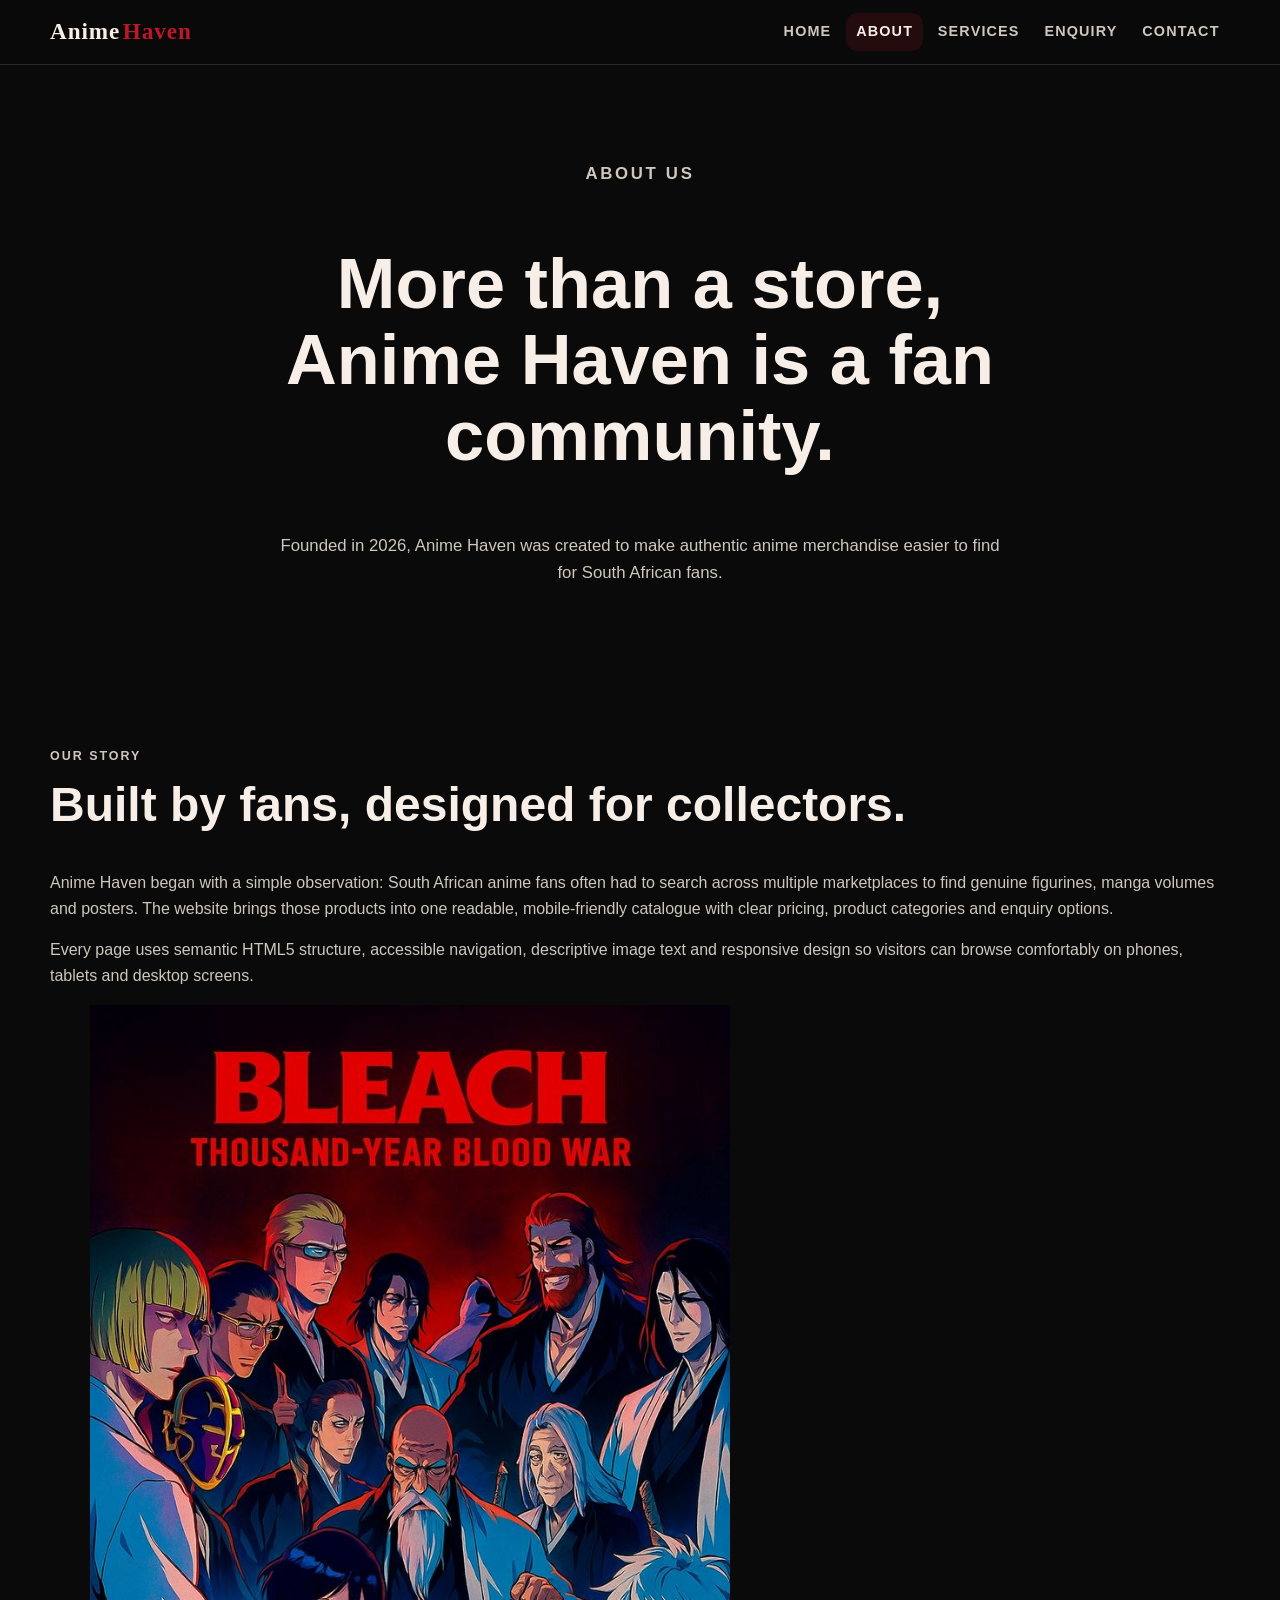
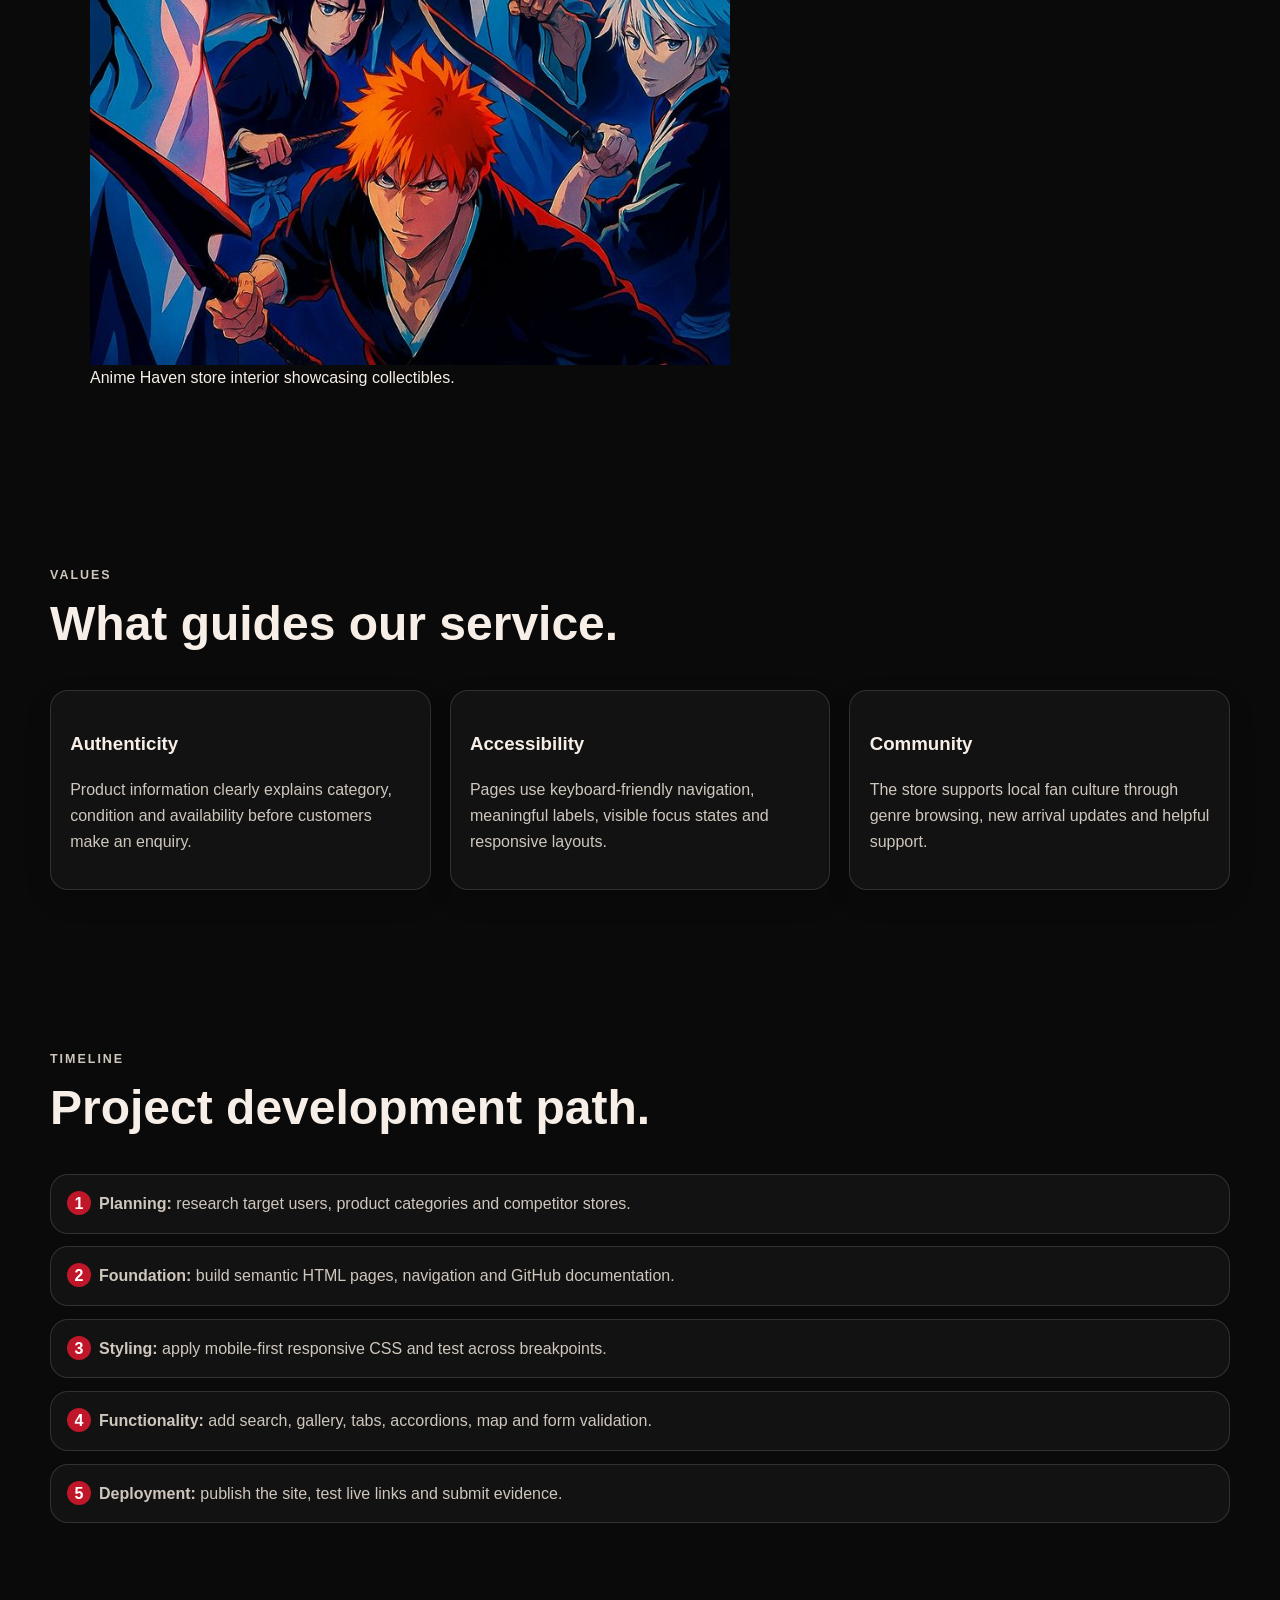
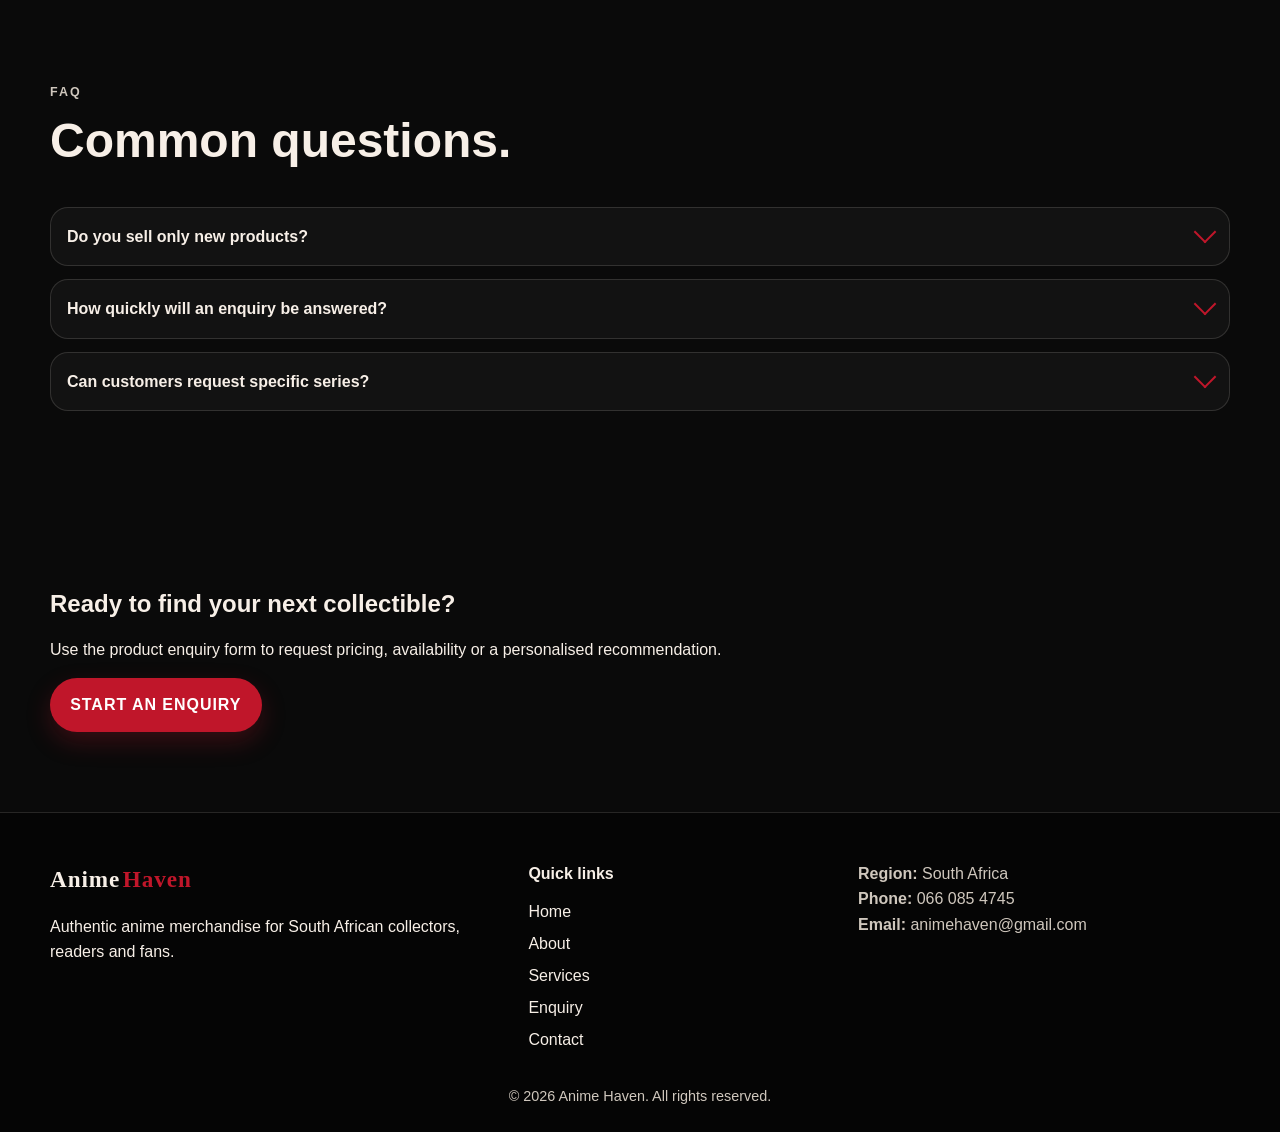
<file: about.html>
<!DOCTYPE html>
<html lang="en-ZA">
<head>
  <meta charset="UTF-8">
  <meta name="viewport" content="width=device-width, initial-scale=1.0">
  <meta name="description" content="Learn about Anime Haven, a South African anime retail store founded by fans to provide authentic merchandise and community-focused service.">
  <meta name="keywords" content="Anime Haven about, anime store South Africa, anime community, Japanese pop culture merchandise">
  <meta name="author" content="WEDE5020 Student">
  <meta name="robots" content="index, follow">
  <link rel="canonical" href="about.html">
  <link rel="icon" href="images/-- figure Naruto_.jpg.jpeg" type="image/jpeg">
  <link rel="stylesheet" href="css/style.css">
  <title>About Anime Haven | South African Anime Store</title>
</head>
<body>
  <a class="skip-link" href="#main-content">Skip to main content</a>

  <!-- Header and primary navigation -->
  <header class="site-header">
    <nav class="navbar container" aria-label="Primary navigation">
      <a class="logo" href="index.html" aria-label="Anime Haven home">
        <span>Anime</span><span>Haven</span>
      </a>
      <button class="menu-toggle" type="button" aria-controls="primary-menu" aria-expanded="false">
        <span class="sr-only">Toggle navigation menu</span>
        <span></span><span></span><span></span>
      </button>
      <ul class="nav-links" id="primary-menu">
        <li><a href="index.html">Home</a></li>
        <li><a class="active" href="about.html">About</a></li>
        <li><a href="services.html">Services</a></li>
        <li><a href="enquiry.html">Enquiry</a></li>
        <li><a href="contact.html">Contact</a></li>
      </ul>
    </nav>
  </header>

  <main id="main-content">
    <!-- Page heading -->
    <section class="page-hero container" aria-labelledby="about-title">
      <p class="section-kicker">About us</p>
      <h1 id="about-title">More than a store, Anime Haven is a fan community.</h1>
      <p>Founded in 2026, Anime Haven was created to make authentic anime merchandise easier to find for South African fans.</p>
    </section>

    <!-- Story section -->
    <section class="section container" aria-labelledby="story-title">
      <div class="split-grid">
        <div>
          <p class="section-kicker">Our story</p>
          <h2 id="story-title">Built by fans, designed for collectors.</h2>
          <p>Anime Haven began with a simple observation: South African anime fans often had to search across multiple marketplaces to find genuine figurines, manga volumes and posters. The website brings those products into one readable, mobile-friendly catalogue with clear pricing, product categories and enquiry options.</p>
          <p>Every page uses semantic HTML5 structure, accessible navigation, descriptive image text and responsive design so visitors can browse comfortably on phones, tablets and desktop screens.</p>
        </div>
        <figure>
          <img src="images/bleach.jpg.jpeg" srcset="images/bleach.jpg.jpeg 1x, images/bleach.jpg.jpeg 2x" width="640" height="420" alt="Anime Haven store interior with collectible displays">
          <figcaption>Anime Haven store interior showcasing collectibles.</figcaption>
        </figure>
      </div>
    </section>

    <!-- Values section -->
    <section class="section container" aria-labelledby="values-title">
      <p class="section-kicker">Values</p>
      <h2 id="values-title">What guides our service.</h2>
      <div class="value-grid">
        <article class="info-card">
          <h3>Authenticity</h3>
          <p>Product information clearly explains category, condition and availability before customers make an enquiry.</p>
        </article>
        <article class="info-card">
          <h3>Accessibility</h3>
          <p>Pages use keyboard-friendly navigation, meaningful labels, visible focus states and responsive layouts.</p>
        </article>
        <article class="info-card">
          <h3>Community</h3>
          <p>The store supports local fan culture through genre browsing, new arrival updates and helpful support.</p>
        </article>
      </div>
    </section>

    <!-- Timeline section -->
    <section class="section container" aria-labelledby="timeline-title">
      <p class="section-kicker">Timeline</p>
      <h2 id="timeline-title">Project development path.</h2>
      <ol class="timeline">
        <li><strong>Planning:</strong> research target users, product categories and competitor stores.</li>
        <li><strong>Foundation:</strong> build semantic HTML pages, navigation and GitHub documentation.</li>
        <li><strong>Styling:</strong> apply mobile-first responsive CSS and test across breakpoints.</li>
        <li><strong>Functionality:</strong> add search, gallery, tabs, accordions, map and form validation.</li>
        <li><strong>Deployment:</strong> publish the site, test live links and submit evidence.</li>
      </ol>
    </section>

    <!-- Accordion section -->
    <section class="section container" aria-labelledby="faq-title">
      <p class="section-kicker">FAQ</p>
      <h2 id="faq-title">Common questions.</h2>
      <div class="accordion" data-accordion>
        <div class="accordion-item">
          <button class="accordion-trigger" type="button" aria-expanded="false" aria-controls="faq-panel-1">
            <span>Do you sell only new products?</span>
            <span class="accordion-icon" aria-hidden="true"></span>
          </button>
          <div class="accordion-panel" id="faq-panel-1" hidden>
            <p>The catalogue can include new and limited-edition products. Each enquiry confirms condition and availability.</p>
          </div>
        </div>
        <div class="accordion-item">
          <button class="accordion-trigger" type="button" aria-expanded="false" aria-controls="faq-panel-2">
            <span>How quickly will an enquiry be answered?</span>
            <span class="accordion-icon" aria-hidden="true"></span>
          </button>
          <div class="accordion-panel" id="faq-panel-2" hidden>
            <p>The website target is to respond to valid enquiries within 24 hours.</p>
          </div>
        </div>
        <div class="accordion-item">
          <button class="accordion-trigger" type="button" aria-expanded="false" aria-controls="faq-panel-3">
            <span>Can customers request specific series?</span>
            <span class="accordion-icon" aria-hidden="true"></span>
          </button>
          <div class="accordion-panel" id="faq-panel-3" hidden>
            <p>Yes. The enquiry form includes product interest, date and message fields for special requests.</p>
          </div>
        </div>
      </div>
    </section>

    <section class="cta-section container" aria-labelledby="cta-title">
      <h2 id="cta-title">Ready to find your next collectible?</h2>
      <p>Use the product enquiry form to request pricing, availability or a personalised recommendation.</p>
      <a class="btn btn-primary" href="enquiry.html">Start an enquiry</a>
    </section>
  </main>

  <!-- Footer with internal links -->
  <footer class="site-footer">
    <div class="container footer-grid">
      <div>
        <a class="logo footer-logo" href="index.html">Anime<span>Haven</span></a>
        <p>Authentic anime merchandise for South African collectors, readers and fans.</p>
      </div>
      <nav aria-label="Footer navigation">
        <h2 class="footer-heading">Quick links</h2>
        <ul>
          <li><a href="index.html">Home</a></li>
          <li><a href="about.html">About</a></li>
          <li><a href="services.html">Services</a></li>
          <li><a href="enquiry.html">Enquiry</a></li>
          <li><a href="contact.html">Contact</a></li>
        </ul>
      </nav>
      <address>
        <strong>Region:</strong> South Africa<br>
        <strong>Phone:</strong> 066 085 4745<br>
        <strong>Email:</strong> animehaven@gmail.com
      </address>
    </div>
    <p class="copyright">&copy; 2026 Anime Haven. All rights reserved.</p>
  </footer>

  <script src="js/scripts.js" defer></script>
</body>
</html>
</file>
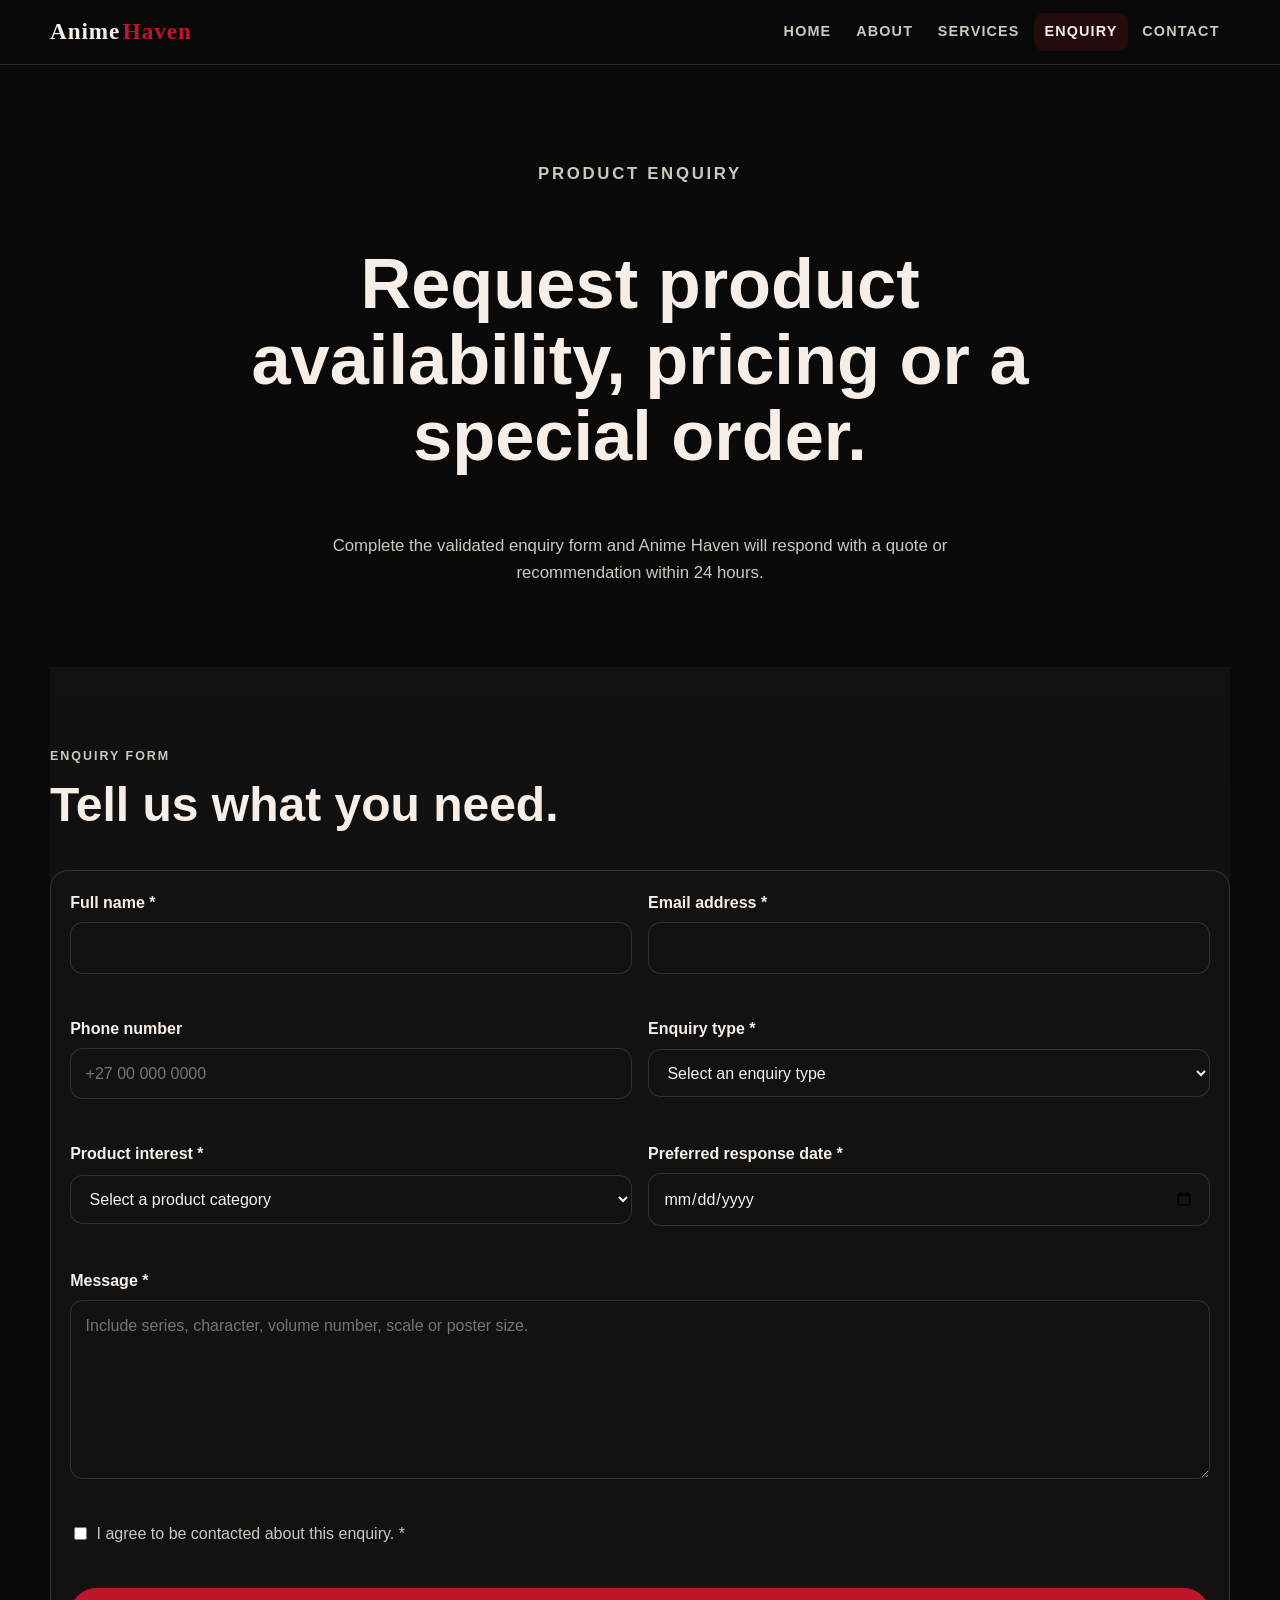
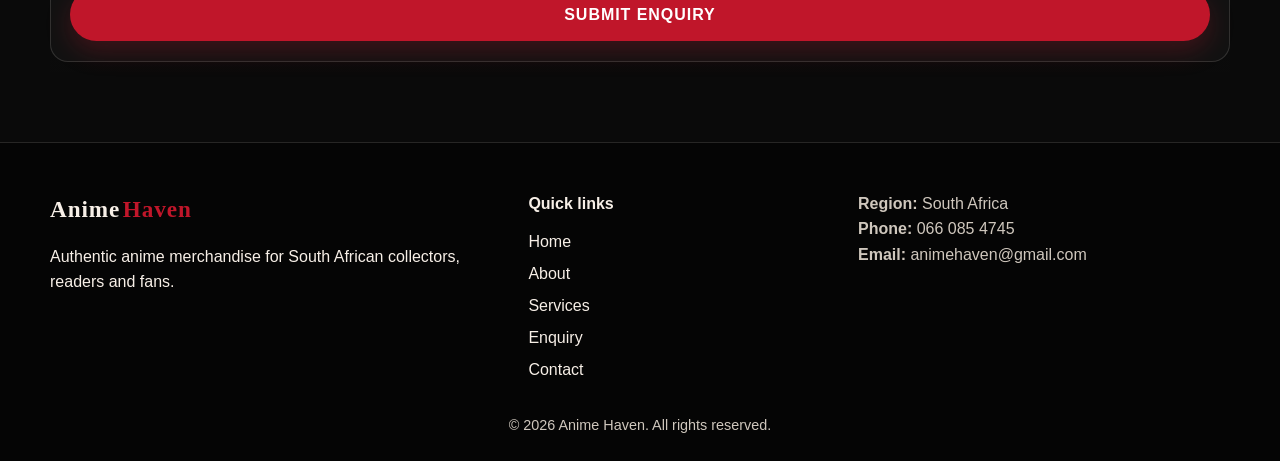
<file: enquiry.html>
<!DOCTYPE html>
<html lang="en-ZA">
<head>
  <meta charset="UTF-8">
  <meta name="viewport" content="width=device-width, initial-scale=1.0">
  <meta name="description" content="Submit a product enquiry to Anime Haven for anime figurines, manga volumes, collector posters, special orders and availability checks.">
  <meta name="keywords" content="anime product enquiry South Africa, anime figurine quote, manga availability, collector poster order">
  <meta name="author" content="WEDE5020 Student">
  <meta name="robots" content="index, follow">
  <link rel="canonical" href="enquiry.html">
  <link rel="icon" href="images/-- figure Naruto_.jpg.jpeg" type="image/jpeg">
  <link rel="stylesheet" href="css/style.css">
  <title>Product Enquiry | Anime Haven</title>
</head>
<body>
  <a class="skip-link" href="#main-content">Skip to main content</a>

  <!-- Header and primary navigation -->
  <header class="site-header">
    <nav class="navbar container" aria-label="Primary navigation">
      <a class="logo" href="index.html" aria-label="Anime Haven home">
        <span>Anime</span><span>Haven</span>
      </a>
      <button class="menu-toggle" type="button" aria-controls="primary-menu" aria-expanded="false">
        <span class="sr-only">Toggle navigation menu</span>
        <span></span><span></span><span></span>
      </button>
      <ul class="nav-links" id="primary-menu">
        <li><a href="index.html">Home</a></li>
        <li><a href="about.html">About</a></li>
        <li><a href="services.html">Services</a></li>
        <li><a class="active" href="enquiry.html">Enquiry</a></li>
        <li><a href="contact.html">Contact</a></li>
      </ul>
    </nav>
  </header>

  <main id="main-content">
    <!-- Page heading -->
    <section class="page-hero container" aria-labelledby="enquiry-title">
      <p class="section-kicker">Product enquiry</p>
      <h1 id="enquiry-title">Request product availability, pricing or a special order.</h1>
      <p>Complete the validated enquiry form and Anime Haven will respond with a quote or recommendation within 24 hours.</p>
    </section>

    <!-- Enquiry form -->
    <section class="section container form-section" aria-labelledby="form-title">
      <p class="section-kicker">Enquiry form</p>
      <h2 id="form-title">Tell us what you need.</h2>
      <form id="enquiry-form" class="validated-form" novalidate>
        <div class="form-grid">
          <div class="form-group">
            <label for="enquiry-name">Full name <span aria-hidden="true">*</span></label>
            <input id="enquiry-name" name="name" type="text" autocomplete="name" required minlength="2" aria-describedby="enquiry-name-error">
            <p class="error-message" id="enquiry-name-error" aria-live="polite"></p>
          </div>
          <div class="form-group">
            <label for="enquiry-email">Email address <span aria-hidden="true">*</span></label>
            <input id="enquiry-email" name="email" type="email" autocomplete="email" required aria-describedby="enquiry-email-error">
            <p class="error-message" id="enquiry-email-error" aria-live="polite"></p>
          </div>
          <div class="form-group">
            <label for="enquiry-phone">Phone number</label>
            <input id="enquiry-phone" name="phone" type="tel" autocomplete="tel" pattern="^\+?[0-9\s-]{7,15}$" placeholder="+27 00 000 0000" aria-describedby="enquiry-phone-error">
            <p class="error-message" id="enquiry-phone-error" aria-live="polite"></p>
          </div>
          <div class="form-group">
            <label for="enquiry-type">Enquiry type <span aria-hidden="true">*</span></label>
            <select id="enquiry-type" name="enquiryType" required aria-describedby="enquiry-type-error">
              <option value="">Select an enquiry type</option>
              <option>Product availability</option>
              <option>Price quote</option>
              <option>Special order</option>
              <option>Delivery question</option>
            </select>
            <p class="error-message" id="enquiry-type-error" aria-live="polite"></p>
          </div>
          <div class="form-group">
            <label for="enquiry-interest">Product interest <span aria-hidden="true">*</span></label>
            <select id="enquiry-interest" name="productInterest" required aria-describedby="enquiry-interest-error">
              <option value="">Select a product category</option>
              <option>Figurines</option>
              <option>Manga volumes</option>
              <option>Collector posters</option>
              <option>Mixed order</option>
            </select>
            <p class="error-message" id="enquiry-interest-error" aria-live="polite"></p>
          </div>
          <div class="form-group">
            <label for="enquiry-date">Preferred response date <span aria-hidden="true">*</span></label>
            <input id="enquiry-date" name="preferredDate" type="date" required aria-describedby="enquiry-date-error">
            <p class="error-message" id="enquiry-date-error" aria-live="polite"></p>
          </div>
        </div>
        <div class="form-group">
          <label for="enquiry-message">Message <span aria-hidden="true">*</span></label>
          <textarea id="enquiry-message" name="message" required minlength="20" rows="6" placeholder="Include series, character, volume number, scale or poster size." aria-describedby="enquiry-message-error"></textarea>
          <p class="error-message" id="enquiry-message-error" aria-live="polite"></p>
        </div>
        <div class="form-group checkbox-group">
          <input id="enquiry-consent" name="consent" type="checkbox" required aria-describedby="enquiry-consent-error">
          <label for="enquiry-consent">I agree to be contacted about this enquiry. <span aria-hidden="true">*</span></label>
          <p class="error-message" id="enquiry-consent-error" aria-live="polite"></p>
        </div>
        <button class="btn btn-primary" type="submit">Submit enquiry</button>
        <p class="form-response" id="enquiry-response" role="status" aria-live="polite"></p>
      </form>
    </section>
  </main>

  <!-- Footer with internal links -->
  <footer class="site-footer">
    <div class="container footer-grid">
      <div>
        <a class="logo footer-logo" href="index.html">Anime<span>Haven</span></a>
        <p>Authentic anime merchandise for South African collectors, readers and fans.</p>
      </div>
      <nav aria-label="Footer navigation">
        <h2 class="footer-heading">Quick links</h2>
        <ul>
          <li><a href="index.html">Home</a></li>
          <li><a href="about.html">About</a></li>
          <li><a href="services.html">Services</a></li>
          <li><a href="enquiry.html">Enquiry</a></li>
          <li><a href="contact.html">Contact</a></li>
        </ul>
      </nav>
      <address>
        <strong>Region:</strong> South Africa<br>
        <strong>Phone:</strong> 066 085 4745<br>
        <strong>Email:</strong> animehaven@gmail.com
      </address>
    </div>
    <p class="copyright">&copy; 2026 Anime Haven. All rights reserved.</p>
  </footer>

  <script src="js/scripts.js" defer></script>
</body>
</html>
</file>
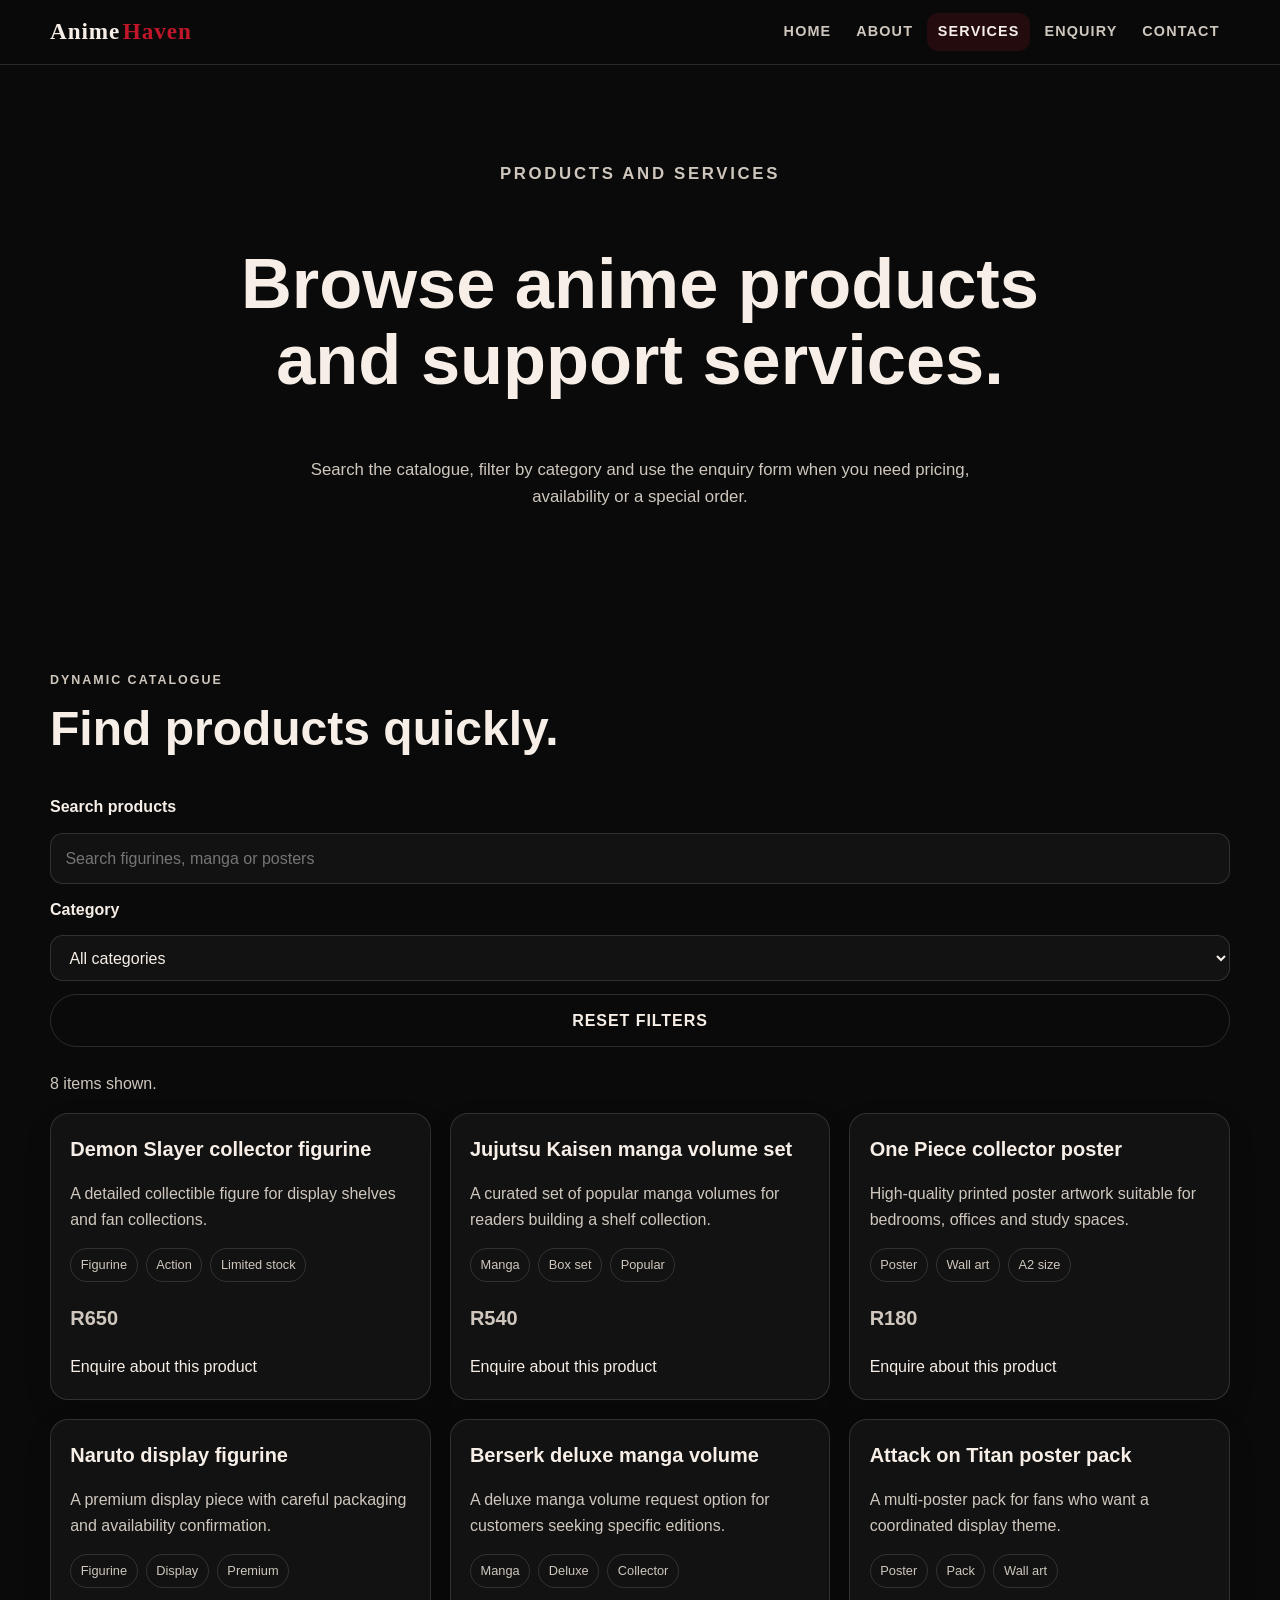
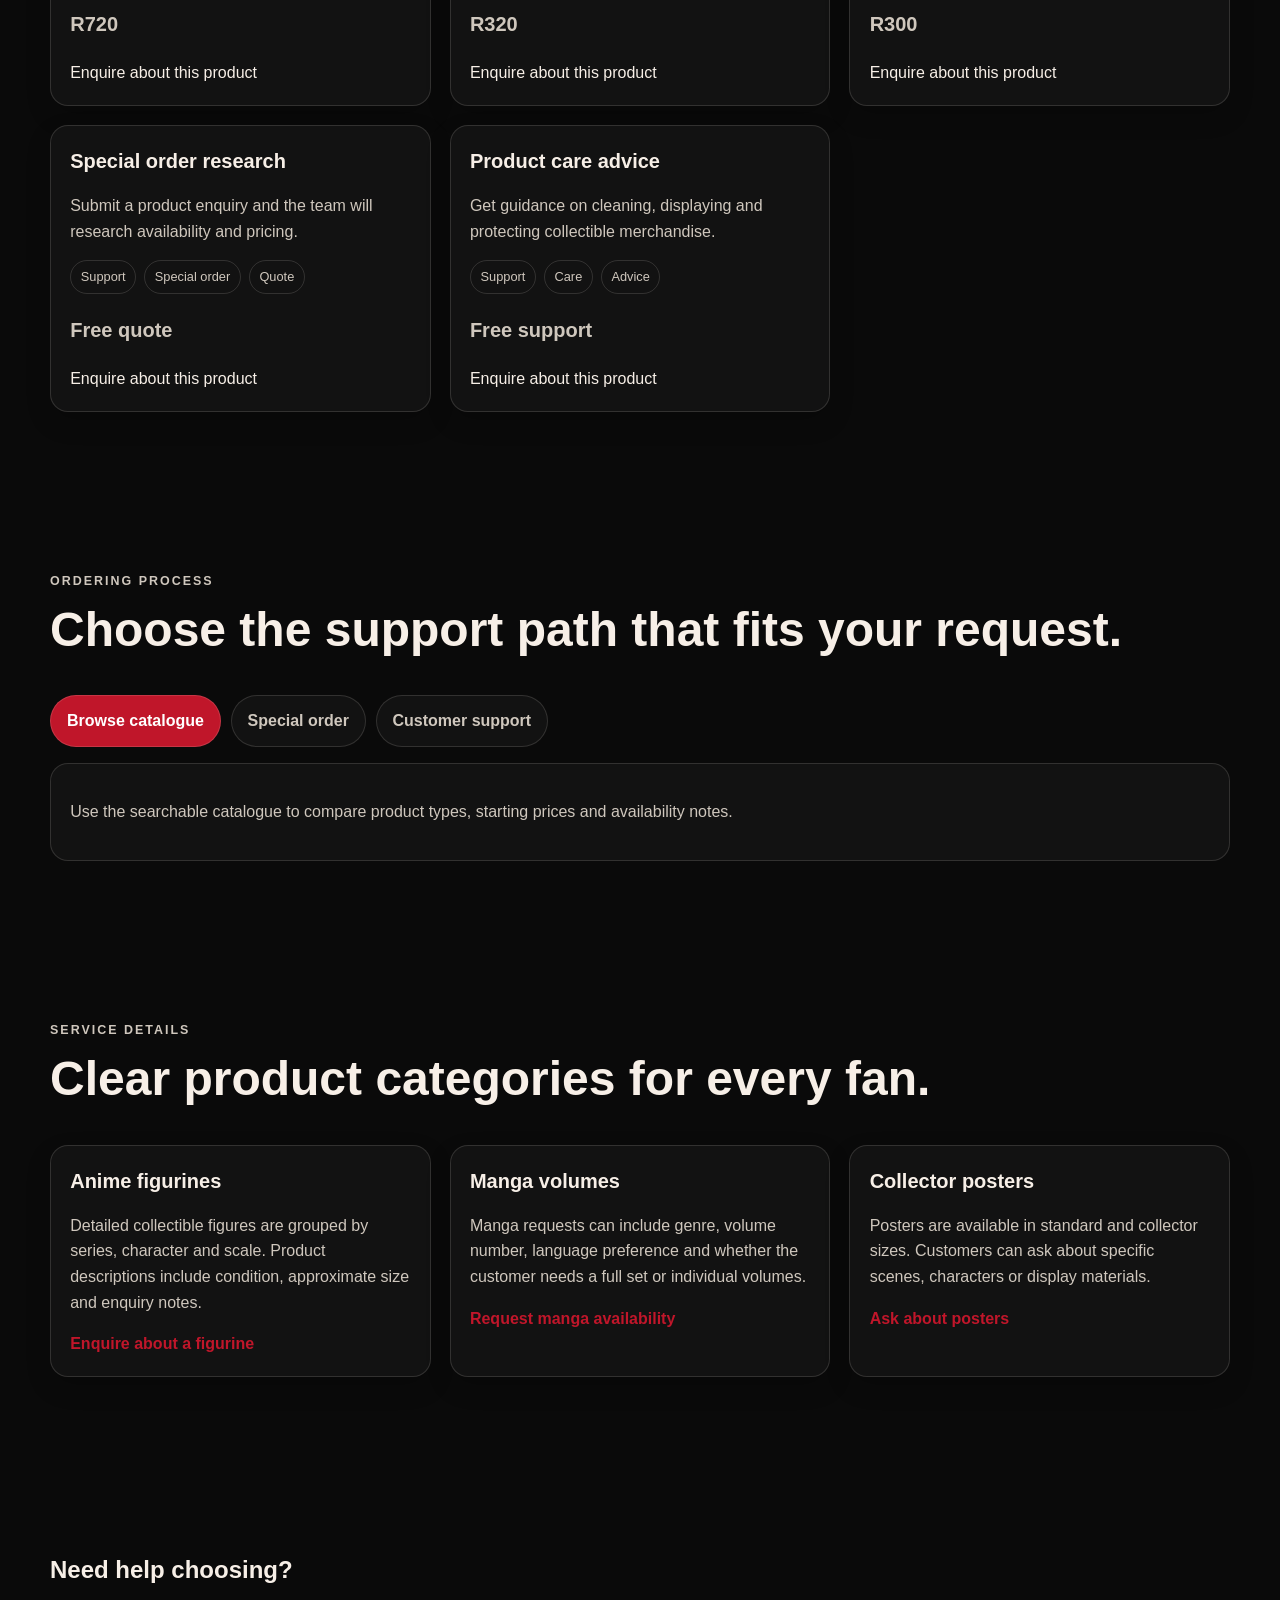
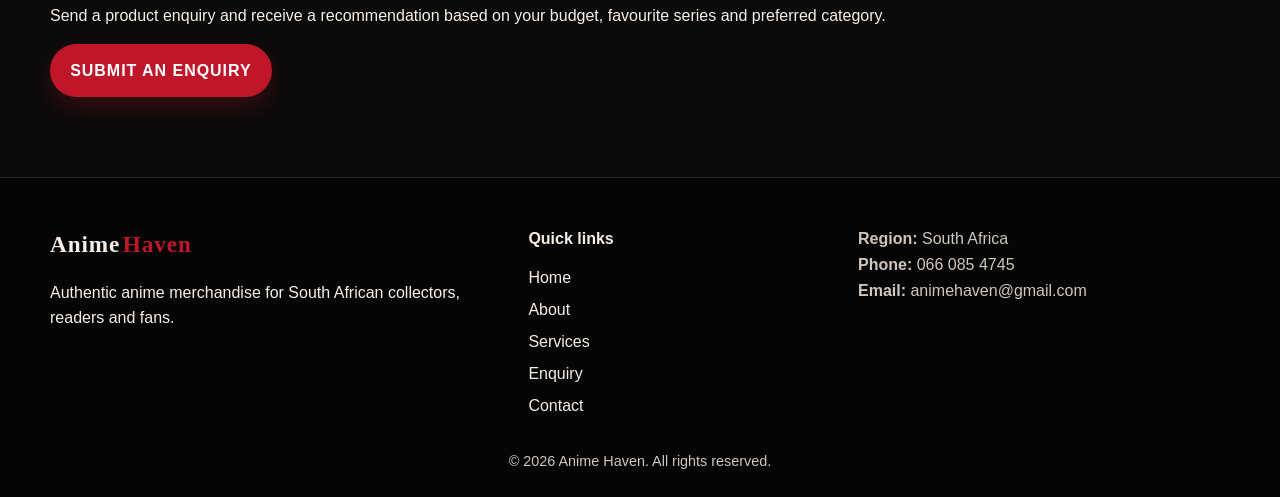
<file: services.html>
<!DOCTYPE html>
<html lang="en-ZA">
<head>
  <meta charset="UTF-8">
  <meta name="viewport" content="width=device-width, initial-scale=1.0">
  <meta name="description" content="Browse Anime Haven services and products, including anime figurines, manga volumes, collector posters, special orders and customer support.">
  <meta name="keywords" content="anime figurines South Africa, manga volumes, collector posters, anime merchandise, special order anime">
  <meta name="author" content="WEDE5020 Student">
  <meta name="robots" content="index, follow">
  <link rel="canonical" href="services.html">
  <link rel="icon" href="images/-- figure Naruto_.jpg.jpeg" type="image/jpeg">
  <link rel="stylesheet" href="css/style.css">
  <title>Services | Anime Haven Anime Store</title>
</head>
<body>
  <a class="skip-link" href="#main-content">Skip to main content</a>

  <!-- Header and primary navigation -->
  <header class="site-header">
    <nav class="navbar container" aria-label="Primary navigation">
      <a class="logo" href="index.html" aria-label="Anime Haven home">
        <span>Anime</span><span>Haven</span>
      </a>
      <button class="menu-toggle" type="button" aria-controls="primary-menu" aria-expanded="false">
        <span class="sr-only">Toggle navigation menu</span>
        <span></span><span></span><span></span>
      </button>
      <ul class="nav-links" id="primary-menu">
        <li><a href="index.html">Home</a></li>
        <li><a href="about.html">About</a></li>
        <li><a class="active" href="services.html">Services</a></li>
        <li><a href="enquiry.html">Enquiry</a></li>
        <li><a href="contact.html">Contact</a></li>
      </ul>
    </nav>
  </header>

  <main id="main-content">
    <!-- Page heading -->
    <section class="page-hero container" aria-labelledby="services-title">
      <p class="section-kicker">Products and services</p>
      <h1 id="services-title">Browse anime products and support services.</h1>
      <p>Search the catalogue, filter by category and use the enquiry form when you need pricing, availability or a special order.</p>
    </section>

    <!-- Search and dynamic catalogue -->
    <section class="section container" aria-labelledby="catalogue-title">
      <p class="section-kicker">Dynamic catalogue</p>
      <h2 id="catalogue-title">Find products quickly.</h2>
      <form class="catalogue-controls" role="search" aria-label="Product search and filter">
        <label for="service-search">Search products</label>
        <input id="service-search" type="search" placeholder="Search figurines, manga or posters">
        <label for="category-filter">Category</label>
        <select id="category-filter">
          <option value="all">All categories</option>
          <option value="figurines">Figurines</option>
          <option value="manga">Manga</option>
          <option value="posters">Posters</option>
          <option value="support">Support</option>
        </select>
        <button class="btn btn-secondary" type="button" id="reset-filters">Reset filters</button>
      </form>
      <p class="result-count" id="result-count" aria-live="polite"></p>
      <div class="product-grid" id="service-grid" aria-live="polite"></div>
      <noscript>
        <p class="notice">JavaScript is disabled. Enable JavaScript to use the searchable product catalogue.</p>
      </noscript>
    </section>

    <!-- Tabs section -->
    <section class="section container" aria-labelledby="process-title">
      <p class="section-kicker">Ordering process</p>
      <h2 id="process-title">Choose the support path that fits your request.</h2>
      <div class="tabs" data-tabs>
        <div class="tab-list" role="tablist" aria-label="Ordering support options">
          <button class="tab-button active" type="button" role="tab" aria-selected="true" aria-controls="tab-browse" id="tab-button-browse">Browse catalogue</button>
          <button class="tab-button" type="button" role="tab" aria-selected="false" aria-controls="tab-special" id="tab-button-special">Special order</button>
          <button class="tab-button" type="button" role="tab" aria-selected="false" aria-controls="tab-support" id="tab-button-support">Customer support</button>
        </div>
        <div class="tab-panel active" id="tab-browse" role="tabpanel" aria-labelledby="tab-button-browse">
          <p>Use the searchable catalogue to compare product types, starting prices and availability notes.</p>
        </div>
        <div class="tab-panel" id="tab-special" role="tabpanel" aria-labelledby="tab-button-special" hidden>
          <p>Submit an enquiry when you are looking for a specific series, character, scale or limited-edition release.</p>
        </div>
        <div class="tab-panel" id="tab-support" role="tabpanel" aria-labelledby="tab-button-support" hidden>
          <p>Contact the team for order updates, product care advice or general customer support.</p>
        </div>
      </div>
    </section>

    <!-- Service details -->
    <section class="section container" aria-labelledby="details-title">
      <p class="section-kicker">Service details</p>
      <h2 id="details-title">Clear product categories for every fan.</h2>
      <div class="service-detail-grid">
        <article id="figurines" class="service-detail">
          <h3>Anime figurines</h3>
          <p>Detailed collectible figures are grouped by series, character and scale. Product descriptions include condition, approximate size and enquiry notes.</p>
          <a href="enquiry.html">Enquire about a figurine</a>
        </article>
        <article id="manga" class="service-detail">
          <h3>Manga volumes</h3>
          <p>Manga requests can include genre, volume number, language preference and whether the customer needs a full set or individual volumes.</p>
          <a href="enquiry.html">Request manga availability</a>
        </article>
        <article id="posters" class="service-detail">
          <h3>Collector posters</h3>
          <p>Posters are available in standard and collector sizes. Customers can ask about specific scenes, characters or display materials.</p>
          <a href="enquiry.html">Ask about posters</a>
        </article>
      </div>
    </section>

    <section class="cta-section container" aria-labelledby="cta-title">
      <h2 id="cta-title">Need help choosing?</h2>
      <p>Send a product enquiry and receive a recommendation based on your budget, favourite series and preferred category.</p>
      <a class="btn btn-primary" href="enquiry.html">Submit an enquiry</a>
    </section>
  </main>

  <!-- Footer with internal links -->
  <footer class="site-footer">
    <div class="container footer-grid">
      <div>
        <a class="logo footer-logo" href="index.html">Anime<span>Haven</span></a>
        <p>Authentic anime merchandise for South African collectors, readers and fans.</p>
      </div>
      <nav aria-label="Footer navigation">
        <h2 class="footer-heading">Quick links</h2>
        <ul>
          <li><a href="index.html">Home</a></li>
          <li><a href="about.html">About</a></li>
          <li><a href="services.html">Services</a></li>
          <li><a href="enquiry.html">Enquiry</a></li>
          <li><a href="contact.html">Contact</a></li>
        </ul>
      </nav>
      <address>
        <strong>Region:</strong> South Africa<br>
        <strong>Phone:</strong> 066 085 4745<br>
        <strong>Email:</strong> animehaven@gmail.com
      </address>
    </div>
    <p class="copyright">&copy; 2026 Anime Haven. All rights reserved.</p>
  </footer>

  <script src="js/scripts.js" defer></script>
</body>
</html>
</file>
<file: css/style.css>
/* CSS reset based on Normalize.css principles */
*,
*::before,
*::after {
  box-sizing: border-box;
}

html {
  scroll-behavior: smooth;
}

body {
  margin: 0;
  font-family: Arial, Helvetica, sans-serif;
  font-size: 16px;
  line-height: 1.6;
  color: var(--text);
  background: var(--background);
}

img,
svg {
  display: block;
  max-width: 100%;
  height: auto;
}

a {
  color: inherit;
  text-decoration: none;
}

button,
input,
select,
textarea {
  font: inherit;
}

button {
  cursor: pointer;
}

:focus-visible {
  outline: 3px solid var(--focus);
  outline-offset: 3px;
}

/* Design variables */
:root {
  --background: #0a0a0a;
  --surface: #121212;
  --surface-2: #1b1b1b;
  --text: #f7efe7;
  --muted: #cfc7bd;
  --red: #c0162a;
  --red-dark: #8b0f1e;
  --red-soft: rgba(192, 22, 42, 0.14);
  --border: rgba(247, 239, 231, 0.14);
  --shadow: 0 18px 40px rgba(0, 0, 0, 0.35);
  --focus: #ff3c54;
  --white: #ffffff;
  --radius: 18px;
}

/* Accessibility helpers */
.skip-link {
  position: absolute;
  left: 1rem;
  top: -10rem;
  z-index: 999;
  padding: 0.75rem 1rem;
  background: var(--red);
  color: var(--white);
  border-radius: 0.5rem;
}

.skip-link:focus {
  top: 1rem;
}

.sr-only {
  position: absolute;
  width: 1px;
  height: 1px;
  padding: 0;
  margin: -1px;
  overflow: hidden;
  clip: rect(0, 0, 0, 0);
  white-space: nowrap;
  border: 0;
}

.container {
  width: min(1120px, calc(100% - 2rem));
  margin-inline: auto;
}

.site-header {
  position: sticky;
  top: 0;
  z-index: 100;
  background: rgba(10, 10, 10, 0.94);
  border-bottom: 1px solid var(--border);
  backdrop-filter: blur(12px);
}

.navbar {
  position: relative;
  min-height: 64px;
  display: flex;
  align-items: center;
  justify-content: space-between;
  gap: 1rem;
}

.logo {
  display: inline-flex;
  align-items: center;
  gap: 0.15rem;
  font-family: Georgia, 'Times New Roman', serif;
  font-size: 1.45rem;
  font-weight: 700;
  letter-spacing: 0.04em;
}

.logo span:last-child {
  color: var(--red);
}

.menu-toggle {
  display: inline-flex;
  flex-direction: column;
  gap: 5px;
  width: 44px;
  height: 44px;
  padding: 10px;
  border: 1px solid var(--border);
  border-radius: 999px;
  background: var(--surface);
}

.menu-toggle span:not(.sr-only) {
  display: block;
  height: 2px;
  background: var(--text);
  border-radius: 999px;
}

.nav-links {
  position: absolute;
  top: 100%;
  left: 0;
  right: 0;
  display: none;
  flex-direction: column;
  gap: 0.25rem;
  padding: 1rem;
  margin: 0;
  list-style: none;
  background: var(--surface);
  border: 1px solid var(--border);
  border-radius: 0 0 var(--radius) var(--radius);
  box-shadow: var(--shadow);
}

.nav-links.open {
  display: flex;
}

.nav-links a {
  display: block;
  padding: 0.75rem 0.9rem;
  border-radius: 0.7rem;
  color: var(--muted);
  font-size: 0.9rem;
  font-weight: 700;
  letter-spacing: 0.08em;
  text-transform: uppercase;
  transition: background 0.2s ease, color 0.2s ease;
}

.nav-links a:hover,
.nav-links a:focus-visible,
.nav-links a.active {
  background: var(--red-soft);
  color: var(--text);
}

/* Buttons */
.btn {
  display: inline-flex;
  align-items: center;
  justify-content: center;
  min-height: 44px;
  padding: 0.8rem 1.2rem;
  border: 1px solid transparent;
  border-radius: 999px;
  font-weight: 700;
  letter-spacing: 0.06em;
  text-transform: uppercase;
  transition: transform 0.2s ease, box-shadow 0.2s ease, background 0.2s ease, border-color 0.2s ease;
}

.btn:hover,
.btn:focus-visible {
  transform: translateY(-2px);
}

.btn:active {
  transform: translateY(0);
}

.btn-primary {
  background: var(--red);
  color: var(--white);
  box-shadow: 0 10px 24px rgba(192, 22, 42, 0.25);
}

.btn-primary:hover,
.btn-primary:focus-visible {
  background: #d71d35;
  box-shadow: 0 14px 30px rgba(192, 22, 42, 0.35);
}

.btn-secondary {
  background: transparent;
  color: var(--text);
  border-color: var(--border);
}

.btn-secondary:hover,
.btn-secondary:focus-visible {
  border-color: var(--red);
  background: var(--red-soft);
}

/* Page sections */
.section,
.page-hero,
.cta-section {
  padding-block: 4rem;
}

.page-hero {
  text-align: center;
}

.page-hero h1,
.hero h1,
.cta-section h2,
.section h2 {
  color: var(--text);
  line-height: 1.08;
}

.page-hero h1 {
  max-width: 820px;
  margin-inline: auto;
  font-size: clamp(2.2rem, 8vw, 4.4rem);
}

.page-hero p {
  max-width: 720px;
  margin: 1rem auto 0;
  color: var(--muted);
  font-size: 1.05rem;
}

.section-kicker,
.eyebrow {
  margin: 0 0 0.75rem;
  color: var(--red);
  font-size: 0.78rem;
  font-weight: 800;
  letter-spacing: 0.16em;
  text-transform: uppercase;
}

.section h2 {
  margin-top: 0;
  font-size: clamp(1.8rem, 5vw, 3rem);
}

.section p {
  color: var(--muted);
}

/* Hero */
.hero {
  position: relative;
  overflow: hidden;
  padding-block: 4.5rem;
  background:
    radial-gradient(circle at 20% 20%, rgba(192, 22, 42, 0.22), transparent 32rem),
    linear-gradient(135deg, #0a0a0a 0%, #151011 100%);
}

.hero::before {
  content: '';
  position: absolute;
  inset: 0;
  background-image:
    linear-gradient(rgba(255, 255, 255, 0.03) 1px, transparent 1px),
    linear-gradient(90deg, rgba(255, 255, 255, 0.03) 1px, transparent 1px);
  background-size: 42px 42px;
  mask-image: linear-gradient(to bottom, black, transparent 90%);
}

.hero-grid {
  position: relative;
  z-index: 1;
  display: grid;
  gap: 2rem;
  align-items: center;
}

.hero h1 {
  margin: 0;
  font-size: clamp(2.6rem, 12vw, 6.2rem);
  line-height: 0.95;
}

.hero-copy > p:not(.eyebrow) {
  max-width: 620px;
  font-size: 1.1rem;
}

.hero-actions {
  display: flex;
  flex-wrap: wrap;
  gap: 0.8rem;
  margin-block: 1.8rem;
}

.hero-stats {
  display: grid;
  gap: 0.8rem;
  margin: 0;
}

.hero-stats div {
  padding: 1rem;
  background: var(--surface);
  border: 1px solid var(--border);
  border-radius: var(--radius);
}

.hero-stats dt {
  color: var(--red);
  font-size: 1.8rem;
  font-weight: 800;
}

.hero-stats dd {
  margin: 0;
  color: var(--muted);
  font-size: 0.9rem;
}

.hero-figure {
  margin: 0;
  padding: 1rem;
  background: var(--surface);
  border: 1px solid var(--border);
  border-radius: var(--radius);
  box-shadow: var(--shadow);
}

.hero-figure figcaption {
  padding: 0.75rem 0.25rem 0;
  color: var(--muted);
  font-size: 0.85rem;
}

/* Feature cards */
.feature-grid,
.value-grid,
.product-grid,
.service-detail-grid {
  display: grid;
  gap: 1.2rem;
}

.feature-card,
.value-card,
.info-card,
.product-card,
.service-detail {
  background: var(--surface);
  border: 1px solid var(--border);
  border-radius: var(--radius);
  padding: 1.2rem;
  box-shadow: 0 10px 24px rgba(0, 0, 0, 0.18);
  transition: transform 0.2s ease, border-color 0.2s ease, background 0.2s ease;
}

.feature-card:hover,
.value-card:hover,
.product-card:hover,
.service-detail:hover {
  transform: translateY(-4px);
  border-color: rgba(192, 22, 42, 0.55);
  background: var(--surface-2);
}

.feature-card img,
.value-card img {
  width: 100%;
  border-radius: calc(var(--radius) - 6px);
  margin-bottom: 1rem;
}

.feature-card h3,
.value-card h3,
.product-card h3,
.service-detail h3 {
  margin: 0 0 0.5rem;
  color: var(--text);
  font-size: 1.25rem;
}

.feature-card a,
.service-detail a {
  color: var(--red);
  font-weight: 800;
}

/* Gallery and lightbox */
.gallery-grid {
  display: grid;
  gap: 1rem;
}

.gallery-item {
  padding: 0;
  overflow: hidden;
  border: 1px solid var(--border);
  border-radius: var(--radius);
  background: var(--surface);
}

.gallery-item img {
  width: 100%;
  aspect-ratio: 4 / 3;
  object-fit: cover;
  transition: transform 0.25s ease;
}

.gallery-item:hover img,
.gallery-item:focus-visible img {
  transform: scale(1.04);
}

.lightbox {
  position: fixed;
  inset: 0;
  z-index: 200;
  display: grid;
  place-items: center;
  gap: 1rem;
  padding: 1rem;
  background: rgba(0, 0, 0, 0.9);
}

.lightbox[hidden] {
  display: none;
}

.lightbox img {
  max-height: 70vh;
  border-radius: var(--radius);
  box-shadow: var(--shadow);
}

.lightbox-close {
  position: absolute;
  top: 1rem;
  right: 1rem;
  width: 44px;
  height: 44px;
  border: 1px solid var(--border);
  border-radius: 999px;
  background: var(--surface);
  color: var(--text);
  font-size: 1.5rem;
}

.lightbox-caption {
  width: min(680px, 100%);
  color: var(--muted);
  text-align: center;
}

.lightbox-caption h3 {
  margin: 0 0 0.3rem;
  color: var(--text);
}

/* Catalogue controls */
.catalogue-controls {
  display: grid;
  gap: 0.8rem;
  margin-block: 1.5rem;
}

.catalogue-controls label {
  color: var(--text);
  font-weight: 700;
}

.catalogue-controls input,
.catalogue-controls select,
.form-group input,
.form-group select,
.form-group textarea {
  width: 100%;
  min-height: 46px;
  padding: 0.75rem 0.9rem;
  border: 1px solid var(--border);
  border-radius: 0.8rem;
  background: var(--surface);
  color: var(--text);
}

.catalogue-controls input:focus,
.catalogue-controls select:focus,
.form-group input:focus,
.form-group select:focus,
.form-group textarea:focus {
  border-color: var(--red);
  outline: none;
}

.result-count {
  min-height: 1.5rem;
  color: var(--muted);
}

.product-card p {
  color: var(--muted);
}

.product-meta {
  display: flex;
  flex-wrap: wrap;
  gap: 0.5rem;
  margin-block: 1rem;
}

.product-meta span {
  padding: 0.35rem 0.6rem;
  border: 1px solid var(--border);
  border-radius: 999px;
  color: var(--muted);
  font-size: 0.8rem;
}

.product-price {
  color: var(--text);
  font-size: 1.25rem;
  font-weight: 800;
}

/* Tabs */
.tabs {
  margin-top: 1.5rem;
}

.tab-list {
  display: flex;
  flex-wrap: wrap;
  gap: 0.6rem;
  margin-bottom: 1rem;
}

.tab-button {
  padding: 0.75rem 1rem;
  border: 1px solid var(--border);
  border-radius: 999px;
  background: var(--surface);
  color: var(--muted);
  font-weight: 800;
}

.tab-button.active,
.tab-button:hover,
.tab-button:focus-visible {
  background: var(--red);
  color: var(--white);
}

.tab-panel {
  padding: 1.2rem;
  border: 1px solid var(--border);
  border-radius: var(--radius);
  background: var(--surface);
}

.tab-panel[hidden] {
  display: none;
}

/* Accordion */
.accordion {
  display: grid;
  gap: 0.8rem;
  margin-top: 1.5rem;
}

.accordion-item {
  border: 1px solid var(--border);
  border-radius: var(--radius);
  background: var(--surface);
  overflow: hidden;
}

.accordion-trigger {
  width: 100%;
  display: flex;
  justify-content: space-between;
  gap: 1rem;
  padding: 1rem;
  border: 0;
  background: transparent;
  color: var(--text);
  text-align: left;
  font-weight: 800;
}

.accordion-icon {
  width: 1rem;
  height: 1rem;
  border-right: 2px solid var(--red);
  border-bottom: 2px solid var(--red);
  transform: rotate(45deg);
  transition: transform 0.2s ease;
}

.accordion-trigger[aria-expanded="true"] .accordion-icon {
  transform: rotate(-135deg);
}

.accordion-panel {
  padding: 0 1rem 1rem;
  color: var(--muted);
}

/* Timeline */
.timeline {
  counter-reset: step;
  display: grid;
  gap: 0.8rem;
  padding: 0;
  margin: 1.5rem 0 0;
  list-style: none;
}

.timeline li {
  position: relative;
  padding: 1rem 1rem 1rem 3rem;
  border: 1px solid var(--border);
  border-radius: var(--radius);
  background: var(--surface);
  color: var(--muted);
}

.timeline li::before {
  counter-increment: step;
  content: counter(step);
  position: absolute;
  left: 1rem;
  top: 1rem;
  width: 1.5rem;
  height: 1.5rem;
  display: grid;
  place-items: center;
  border-radius: 999px;
  background: var(--red);
  color: var(--white);
  font-weight: 800;
}

/* Forms */
.form-section {
  background: linear-gradient(180deg, rgba(255, 255, 255, 0.03), transparent);
}

.validated-form {
  display: grid;
  gap: 1rem;
  padding: 1.2rem;
  border: 1px solid var(--border);
  border-radius: var(--radius);
  background: var(--surface);
}

.form-grid {
  display: grid;
  gap: 1rem;
}

.form-group {
  display: grid;
  gap: 0.4rem;
}

.form-group label {
  color: var(--text);
  font-weight: 700;
}

.form-group input[aria-invalid="true"],
.form-group select[aria-invalid="true"],
.form-group textarea[aria-invalid="true"] {
  border-color: var(--red);
}

.error-message {
  min-height: 1.2rem;
  margin: 0;
  color: #ffb3bc;
  font-size: 0.9rem;
}

.checkbox-group {
  grid-template-columns: auto 1fr;
  align-items: start;
}

.checkbox-group input {
  width: auto;
  min-height: auto;
  margin-top: 0.35rem;
}

.checkbox-group label {
  color: var(--muted);
  font-weight: 500;
}

.form-response {
  min-height: 1.5rem;
  margin: 0;
  color: var(--text);
  font-weight: 700;
}

.form-response:empty {
  display: none;
}

.email-preview {
  white-space: pre-wrap;
  padding: 1rem;
  border: 1px solid var(--border);
  border-radius: var(--radius);
  background: #050505;
  color: var(--muted);
}

/* Contact */
.contact-layout {
  display: grid;
  gap: 2rem;
}

.contact-cards {
  display: grid;
  gap: 1rem;
}

.contact-cards article {
  padding: 1rem;
  border: 1px solid var(--border);
  border-radius: var(--radius);
  background: var(--surface);
}

.contact-cards h3 {
  margin: 0 0 0.3rem;
  color: var(--red);
}

.contact-cards p {
  margin: 0;
}

.map-heading {
  margin: 0 0 0.8rem;
  color: var(--text);
}

.map {
  min-height: 320px;
  border: 1px solid var(--border);
  border-radius: var(--radius);
  overflow: hidden;
}

.notice {
  padding: 0.8rem 1rem;
  border: 1px solid var(--border);
  border-radius: var(--radius);
  background: var(--surface);
  color: var(--muted);
}

/* Footer */
.site-footer {
  padding-block: 3rem 1.5rem;
  background: #050505;
  border-top: 1px solid var(--border);
}

.footer-grid {
  display: grid;
  gap: 2rem;
}

.footer-heading {
  margin: 0 0 0.8rem;
  color: var(--text);
  font-size: 1rem;
}

.footer-grid ul {
  display: grid;
  gap: 0.4rem;
  padding: 0;
  margin: 0;
  list-style: none;
}

.footer-grid a:hover,
.footer-grid a:focus-visible {
  color: var(--red);
}

.site-footer address {
  color: var(--muted);
  font-style: normal;
}

.copyright {
  margin: 2rem 0 0;
  color: var(--muted);
  text-align: center;
  font-size: 0.9rem;
}

/* Responsive breakpoints required by WEDE5020 */
@media (max-width: 320px) {
  .container {
    width: min(100% - 1rem, 1120px);
  }

  .hero h1,
  .page-hero h1 {
    font-size: 2rem;
  }

  .hero-actions,
  .tab-list {
    flex-direction: column;
  }

  .btn {
    width: 100%;
  }
}

@media (min-width: 768px) {
  .menu-toggle {
    display: none;
  }

  .nav-links {
    position: static;
    display: flex;
    flex-direction: row;
    padding: 0;
    border: 0;
    border-radius: 0;
    background: transparent;
    box-shadow: none;
  }

  .nav-links a {
    padding: 0.45rem 0.65rem;
  }

  .hero-grid,
  .split-grid,
  .contact-layout {
    grid-template-columns: 1fr 0.9fr;
  }

  .hero-stats,
  .feature-grid,
  .value-grid,
  .service-detail-grid {
    grid-template-columns: repeat(3, 1fr);
  }

  .gallery-grid {
    grid-template-columns: repeat(3, 1fr);
  }

  .form-grid {
    grid-template-columns: repeat(2, 1fr);
  }

  .footer-grid {
    grid-template-columns: 1.2fr 0.8fr 1fr;
  }
}

@media (min-width: 1024px) {
  .product-grid {
    grid-template-columns: repeat(3, 1fr);
  }

  .contact-cards {
    grid-template-columns: repeat(3, 1fr);
  }

  .section,
  .page-hero,
  .cta-section {
    padding-block: 5rem;
  }
}

@media (min-width: 1200px) {
  .container {
    width: min(1180px, calc(100% - 2rem));
  }

  .hero h1 {
    font-size: clamp(4rem, 8vw, 6.8rem);
  }

  .hero-grid {
    gap: 4rem;
  }
}

@media (prefers-reduced-motion: reduce) {
  *,
  *::before,
  *::after {
    scroll-behavior: auto !important;
    transition: none !important;
    animation: none !important;
  }
}
</file>
